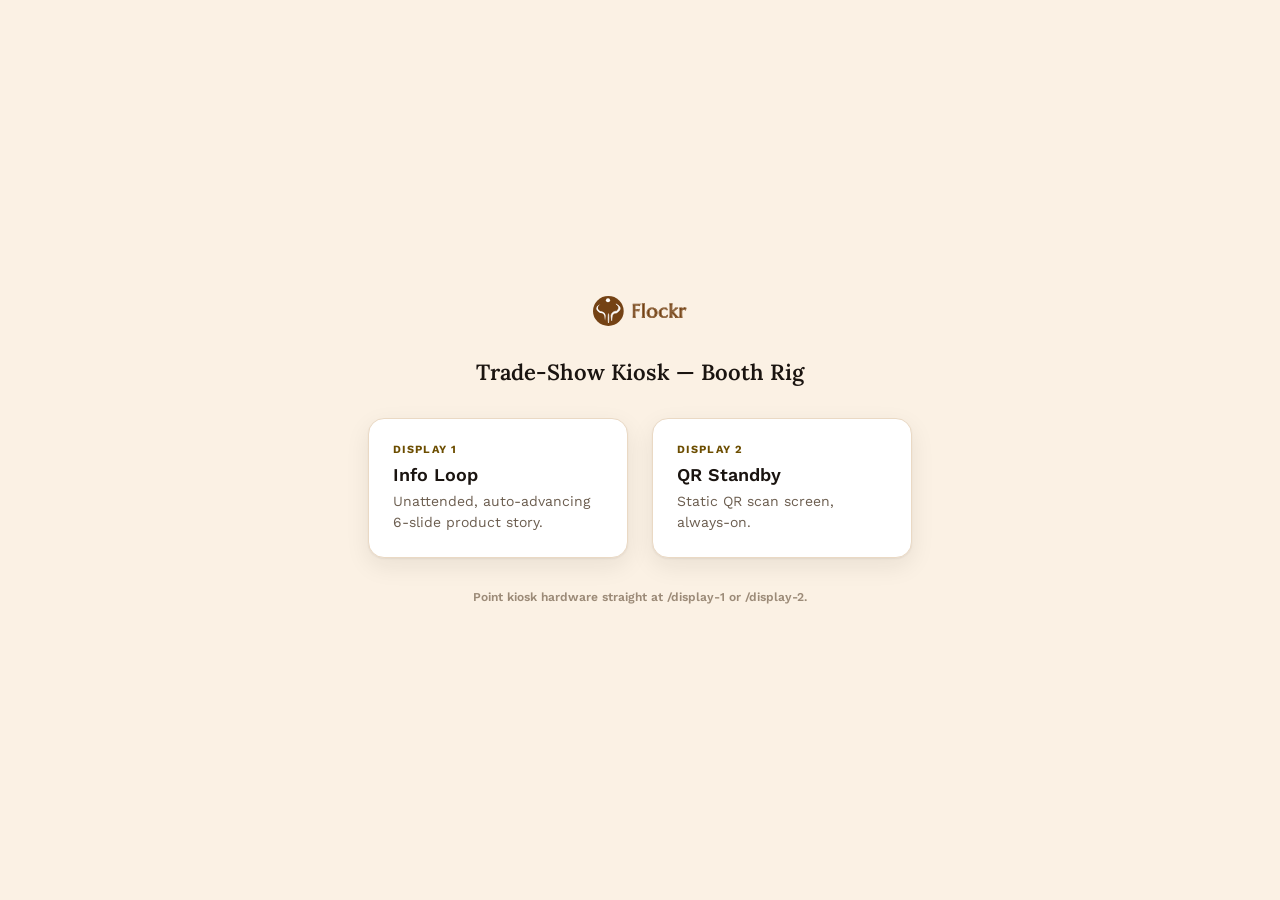
<file: index.html>
<!DOCTYPE html>
<html lang="en">
<head>
<meta charset="UTF-8">
<meta name="viewport" content="width=device-width, initial-scale=1">
<title>Flockr — Kiosk Displays</title>
<link rel="stylesheet" href="./styles.css">
<style>
  * { box-sizing: border-box; margin: 0; }
  body {
    min-height: 100vh; background: var(--surface-page); font-family: var(--font-body);
    display: flex; flex-direction: column; align-items: center; justify-content: center;
    gap: var(--space-6); padding: var(--space-6);
  }
  img.logo { height: 30px; }
  h1 { font: 600 22px/1.3 var(--font-display); color: var(--text-primary); text-align: center; }
  .cards { display: flex; gap: var(--space-5); flex-wrap: wrap; justify-content: center; }
  a.card {
    display: block; width: 260px; padding: var(--space-5); border-radius: var(--radius-lg);
    background: #fff; border: 1px solid var(--border-subtle); box-shadow: var(--shadow-card);
    text-decoration: none; color: var(--text-secondary); transition: background 150ms, border-color 150ms;
  }
  a.card:hover { border-color: var(--gold-400); }
  a.card .eyebrow { font: 700 11px var(--font-body); letter-spacing: .1em; text-transform: uppercase; color: var(--gold-700); }
  a.card h2 { font: 600 18px var(--font-body); color: var(--text-primary); margin: 8px 0 6px; }
  a.card p { font: 14px/1.5 var(--font-body); color: var(--text-secondary); }
  footer { font: 600 12px var(--font-body); color: var(--text-muted); text-align: center; }
</style>
</head>
<body>
  <img class="logo" src="./assets/logo/flockr-lockup-horizontal.svg" alt="Flockr">
  <h1>Trade-Show Kiosk — Booth Rig</h1>
  <div class="cards">
    <a class="card" href="/display-1">
      <div class="eyebrow">Display 1</div>
      <h2>Info Loop</h2>
      <p>Unattended, auto-advancing 6-slide product story.</p>
    </a>
    <a class="card" href="/display-2">
      <div class="eyebrow">Display 2</div>
      <h2>QR Standby</h2>
      <p>Static QR scan screen, always-on.</p>
    </a>
  </div>
  <footer>Point kiosk hardware straight at /display-1 or /display-2.</footer>
</body>
</html>
</file>
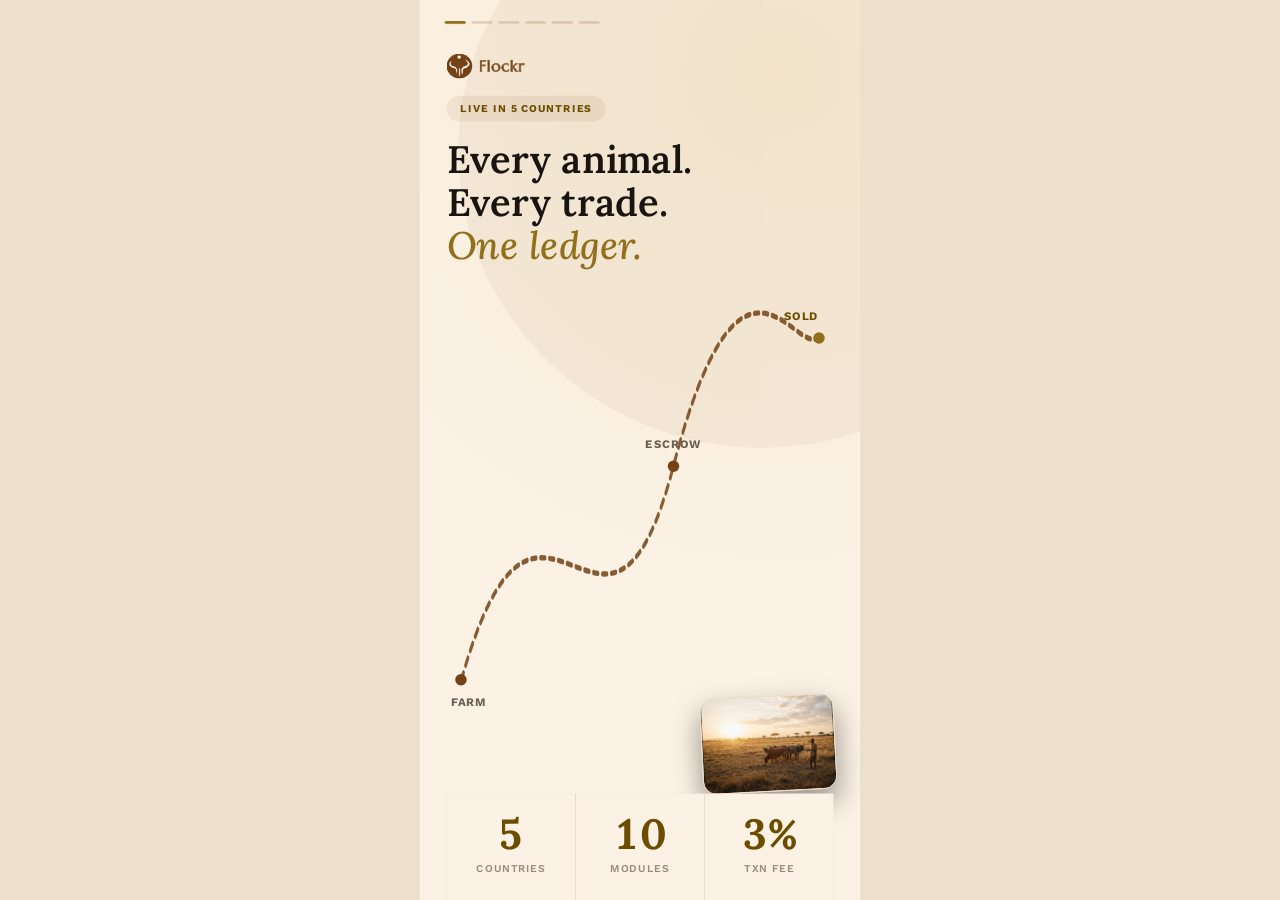
<file: ui_kits/Kiosk Display 1 - Info Loop/index.html>
<!DOCTYPE html>
<html lang="en">
<head>
<meta charset="UTF-8">
<meta name="viewport" content="width=device-width, initial-scale=1">
<title>Flockr — Kiosk Display 1 · Info Loop</title>
<link rel="stylesheet" href="../../styles.css">
<style>
  * { box-sizing: border-box; margin: 0; }
  html, body { width: 100%; height: 100%; }
  body { background: #ECE0CC; font-family: var(--font-body); overflow: hidden; }

  /* Fixed 460x940 logical canvas (design target), scaled to fit whatever the
     kiosk screen's actual resolution is — see fit() below. Keeps every
     pixel value in this file exactly as designed instead of reflowing. */
  .stage { position: absolute; top: 50%; left: 50%; width: 460px; height: 940px; transform-origin: center center; }
  .screen { width: 100%; height: 100%; overflow: hidden; position: relative; background: var(--cream-0); }

  /* signature: oversized brand-mark watermark */
  .wm { position: absolute; pointer-events: none; opacity: .05; z-index: 0; }
  .wm svg { width: 100%; height: 100%; }
  .wm path, .wm ellipse { fill: var(--brand-600); }
  .wm-photo { position: absolute; pointer-events: none; border-radius: 999px; background-size: cover; background-position: center; opacity: .16; filter: saturate(.75) sepia(.15); z-index: 0; }

  .dots { position: absolute; top: 22px; left: 26px; display: flex; gap: 6px; z-index: 5; }
  .dot { width: 22px; height: 3px; border-radius: 2px; background: rgba(116,66,20,.18); transition: background 250ms; }
  .dot.active { background: var(--gold-600); }

  .slide { position: absolute; inset: 0; opacity: 0; pointer-events: none; transition: opacity 550ms cubic-bezier(.4,0,.2,1); display: flex; flex-direction: column; }
  .slide.active { opacity: 1; pointer-events: auto; }

  /* entrance animations — scoped to .active so they re-fire every loop */
  @keyframes riseIn { from { opacity: 0; transform: translateY(10px); } to { opacity: 1; transform: translateY(0); } }
  @keyframes fadeIn { from { opacity: 0; } to { opacity: 1; } }
  .eyebrow { display: inline-flex; align-items: center; padding: 7px 14px; border-radius: 999px; background: rgba(116,66,20,.08); color: var(--gold-700); font: 700 11px var(--font-body); letter-spacing: .1em; text-transform: uppercase; align-self: flex-start; opacity: 0; position: relative; z-index: 2; }
  .slide.active .eyebrow { animation: riseIn 500ms 120ms cubic-bezier(.2,.7,.3,1) forwards; }
  .headline { font: 600 30px/1.12 var(--font-display); color: var(--text-primary); opacity: 0; position: relative; z-index: 2; }
  .slide.active .headline { animation: riseIn 600ms 220ms cubic-bezier(.2,.7,.3,1) forwards; }
  .headline em { font-style: italic; font-weight: 500; color: var(--gold-600); }
  .body-copy { font: 15px/1.55 var(--font-body); color: var(--text-secondary); max-width: 330px; opacity: 0; position: relative; z-index: 2; }
  .slide.active .body-copy { animation: fadeIn 600ms 380ms forwards; }

  /* stat roll */
  .stat { font: 700 44px/1 var(--font-display); color: var(--gold-700); font-variant-numeric: tabular-nums; display: inline-block; overflow: hidden; }
  .stat .roll { display: inline-block; transform: translateY(35%); opacity: 0; transition: transform 650ms cubic-bezier(.16,1,.3,1) 350ms, opacity 400ms 350ms; }
  .slide.active .stat .roll { transform: translateY(0); opacity: 1; }
  .stat-lbl { font: 600 11px var(--font-body); letter-spacing: .09em; color: var(--text-muted); margin-top: 4px; }

  .photo-ph { background-size: cover; background-position: center; border: 1px solid var(--border-subtle); border-radius: 14px; display: flex; align-items: flex-end; position: relative; overflow: hidden; }
  .photo-ph::before { content: ''; position: absolute; inset: 0; background: linear-gradient(180deg, transparent 50%, rgba(0,0,0,.5)); }

  /* slide 1 */
  #s1 { padding: 56px 28px 0; justify-content: space-between; background: radial-gradient(circle at 82% 8%, var(--gold-100), transparent 55%), var(--cream-0); }
  #s1 .top { display: flex; flex-direction: column; gap: 18px; position: relative; z-index: 2; }
  .ledger-path { position: relative; flex: 1; margin: 6px -8px; opacity: 0; z-index: 2; }
  .slide.active .ledger-path { animation: fadeIn 900ms 500ms forwards; }
  .ledger-path svg { width: 100%; height: 100%; }
  .lp-tag { position: absolute; font: 700 12px var(--font-body); letter-spacing: .08em; color: var(--text-secondary); white-space: nowrap; }
  .lp-dot { position: absolute; width: 12px; height: 12px; border-radius: 999px; background: var(--brand-600); transform: translate(-50%,-50%); }
  .lp-dot.gold { background: var(--gold-600); }
  .lp-dot::after { content: ''; position: absolute; inset: -7px; border-radius: 999px; border: 1.5px solid currentColor; color: rgba(116,66,20,.4); opacity: 0; animation: lpPulse 2600ms ease-out infinite; }
  .lp-dot.gold::after { color: var(--gold-600); }
  .lp-dot:nth-of-type(2)::after { animation-delay: .8s; }
  .lp-dot:nth-of-type(3)::after { animation-delay: 1.6s; }
  @keyframes lpPulse { 0% { opacity: .7; transform: scale(.6); } 70% { opacity: 0; transform: scale(1.5); } 100% { opacity: 0; } }
  .lp-tag.gold { color: var(--gold-700); }
  #s1 .stat-row { display: flex; gap: 1px; background: var(--border-subtle); position: relative; z-index: 2; }
  #s1 .stat-cell { flex: 1; padding: 20px 8px 26px; text-align: center; background: var(--cream-0); }

  /* slide 2 */
  #s2 { background: var(--cream-50); padding: 60px 28px 44px; justify-content: space-between; }
  .big-figure { position: absolute; top: 110px; left: 50%; transform: translateX(-50%); font: 700 300px/1 var(--font-display); color: rgba(116,66,20,.06); pointer-events: none; letter-spacing: -.03em; white-space: nowrap; z-index: 0; }

  /* slide 3 */
  #s3 { background: var(--cream-0); padding: 58px 24px 30px; justify-content: flex-start; gap: 14px; }
  .tile-grid { display: flex; flex-direction: column; gap: 10px; margin-top: 6px; position: relative; z-index: 2; }
  .tile { background: #fff; border: 1px solid var(--border-subtle); border-radius: 14px; box-shadow: var(--shadow-card); padding: 14px 16px; display: flex; gap: 12px; align-items: center; opacity: 0; transform: translateX(-14px); }
  @keyframes tileIn { to { opacity: 1; transform: translateX(0); } }
  .slide.active .tile { animation: tileIn 500ms cubic-bezier(.2,.7,.3,1) forwards; }
  .slide.active .tile:nth-child(1) { animation-delay: .25s } .slide.active .tile:nth-child(2) { animation-delay: .34s }
  .slide.active .tile:nth-child(3) { animation-delay: .43s } .slide.active .tile:nth-child(4) { animation-delay: .52s }
  .slide.active .tile:nth-child(5) { animation-delay: .61s }
  .tile-num { background: rgba(227,189,92,.12); width: 34px; height: 34px; border-radius: 10px; display: flex; align-items: center; justify-content: center; flex-shrink: 0; }
  .tile-num svg { width: 18px; height: 18px; stroke: var(--gold-700); fill: none; stroke-width: 1.6; stroke-linecap: round; stroke-linejoin: round; }
  .tile-title { font: 600 13px var(--font-body); color: var(--text-primary); }
  .tile-desc { font: 12px var(--font-body); color: var(--text-secondary); }
  .tile-more { display: flex; align-items: center; gap: 12px; margin-top: 4px; opacity: 0; position: relative; z-index: 2; }
  .slide.active .tile-more { animation: fadeIn 500ms 900ms forwards; }
  .tile-more .rule { flex: 1; height: 1px; background: var(--border-default); }
  .tile-more span { font: 700 11px var(--font-body); letter-spacing: .06em; color: var(--text-muted); }

  /* slide 4 stepper */
  #s4 { background: var(--cream-50); padding: 58px 28px 36px; justify-content: flex-start; gap: 20px; }
  .route-bg { position: absolute; inset: 0; opacity: .06; pointer-events: none; z-index: 0; }
  .route-bg svg { width: 100%; height: 100%; }
  .route-bg path { stroke: var(--brand-600) !important; }
  .stepper { position: relative; padding-left: 6px; z-index: 2; }
  .stepper::before { content: ''; position: absolute; left: 20px; top: 27px; bottom: 43px; width: 2px; background: var(--border-default); z-index: 1; }
  .stepper::after { content: ''; position: absolute; left: 20px; top: 27px; width: 2px; height: calc(100% - 70px); background: var(--gold-600); transform: scaleY(0); transform-origin: top; transition: transform 2600ms cubic-bezier(.4,0,.2,1) 300ms; z-index: 1; }
  .slide.active .stepper::after { transform: scaleY(1); }
  .step-row { display: flex; gap: 16px; align-items: flex-start; padding: 12px 0; position: relative; z-index: 2; }
  .step-dot { width: 30px; height: 30px; border-radius: 999px; background: #fff; border: 2px solid var(--border-default); display: flex; align-items: center; justify-content: center; flex-shrink: 0; transition: all 400ms; position: relative; z-index: 3; }
  .step-dot svg { width: 15px; height: 15px; stroke: var(--text-muted); fill: none; stroke-width: 1.7; stroke-linecap: round; stroke-linejoin: round; transition: stroke 400ms; position: relative; z-index: 1; }
  .step-row.lit .step-dot { border-color: var(--gold-600); background: var(--gold-100); }
  .step-row.lit .step-dot svg { stroke: var(--gold-700); }
  .step-text { font: 14px/1.4 var(--font-body); color: var(--text-secondary); padding-top: 5px; }
  .vault { display: inline-flex; align-items: center; gap: 9px; padding: 10px 14px; border-radius: 12px; background: rgba(227,189,92,.1); border: 1px solid rgba(227,189,92,.3); align-self: flex-start; position: relative; z-index: 2; margin-top: 14px; opacity: 0; transition: background 500ms, border-color 500ms; }
  .slide.active .vault { animation: fadeIn 500ms 400ms forwards; }
  .vault svg { width: 16px; height: 16px; stroke: var(--gold-700); fill: none; stroke-width: 1.8; stroke-linecap: round; stroke-linejoin: round; }
  .vault .v-amt { font: 700 13px var(--font-body); color: var(--text-primary); letter-spacing: .02em; }
  .vault .v-st { font: 700 12px var(--font-body); letter-spacing: .08em; color: var(--gold-700); text-transform: uppercase; }
  #s4.released .vault { background: rgba(110,231,160,.1); border-color: rgba(110,231,160,.4); }
  #s4.released .vault .v-st { color: var(--trust-600); }
  #s4.released .vault svg { stroke: var(--trust-600); }

  /* slide 5 geo network */
  #s5 { background: var(--cream-0); padding: 58px 28px 36px; justify-content: flex-start; }
  .net { position: relative; flex: 1; margin-top: 10px; z-index: 2; }
  .net svg.links { position: absolute; inset: 0; width: 100%; height: 100%; }
  .net .link { stroke: var(--gold-600); stroke-width: 1.5; opacity: .7; transition: stroke-dashoffset 550ms cubic-bezier(.4,0,.2,1); }
  .node { position: absolute; transform: translate(-50%,-40%); display: flex; flex-direction: column; align-items: center; gap: 4px; opacity: 0; transition: opacity 400ms cubic-bezier(.2,.7,.3,1), transform 400ms cubic-bezier(.2,.7,.3,1); }
  .node.show { opacity: 1; transform: translate(-50%,-50%); }
  .node.hub { transition: opacity 350ms ease, transform 350ms cubic-bezier(.3,1.4,.5,1); }
  .node-pill { padding: 8px 15px; border-radius: 999px; font: 700 12px var(--font-body); letter-spacing: .03em; background: rgba(43,26,12,.9); border: 1.5px solid rgba(255,255,255,.3); color: #fff; white-space: nowrap; }
  .node.hub .node-pill { background: var(--gold-500); border-color: var(--gold-500); color: var(--warm-gray-900); font-size: 13px; padding: 10px 18px; box-shadow: 0 0 0 7px rgba(227,189,92,.12), 0 0 0 14px rgba(227,189,92,.05); }
  .node.entering .node-pill { border-style: dashed; color: var(--gold-300); border-color: rgba(227,189,92,.5); }
  .node-sub { font: 600 12px var(--font-body); letter-spacing: .05em; color: var(--text-secondary); white-space: nowrap; }
  .node.hub .node-sub { color: var(--gold-700); }

  /* slide 6 closer */
  #s6 { padding: 0; justify-content: flex-start; align-items: stretch; text-align: center; background: var(--cream-0); }
  .s6-top { flex: 3; min-height: 0; background-size: cover; background-position: center; position: relative; display: flex; flex-direction: column; align-items: center; justify-content: center; padding: 24px; }
  .s6-top::before { content: ''; position: absolute; inset: 0; background: linear-gradient(180deg, rgba(20,12,4,.25), rgba(20,12,4,.6)); }
  .s6-top .eyebrow, .s6-top .headline { position: relative; z-index: 2; }
  .s6-top .eyebrow { background: rgba(255,255,255,.16); color: #fff; }
  .s6-text-panel { position: relative; z-index: 2; backdrop-filter: blur(10px); -webkit-backdrop-filter: blur(10px); background: rgba(20,12,4,.32); border-radius: 20px; padding: 20px 26px; display: flex; flex-direction: column; align-items: center; }
  .s6-bottom { flex: 1; min-height: 0; background: var(--gold-100); display: flex; flex-direction: column; align-items: center; justify-content: center; padding: 32px 34px 40px; position: relative; overflow: visible; }
  .s6-bottom::before { content: ''; position: absolute; top: -54px; left: 50%; transform: translateX(-50%); width: 240px; height: 108px; background: var(--gold-100); border-radius: 120px 120px 0 0; z-index: 1; }
  .s6-bottom > * { position: relative; z-index: 2; }
  .arrow-cue { font: 700 44px/1 var(--font-body); color: var(--gold-600); opacity: 0; position: relative; z-index: 2; }
  @keyframes nudge { 0%, 100% { transform: translateX(0); } 50% { transform: translateX(10px); } }
  .slide.active .arrow-cue { animation: fadeIn 500ms 500ms forwards, nudge 1800ms 1000ms ease-in-out infinite; }

  body.no-wm .wm { display: none; }
  body.no-photos .photo-ph { display: none; }
  @media (prefers-reduced-motion: reduce) {
    *, *::before, *::after {
      animation-duration: 0.01ms !important;
      animation-iteration-count: 1 !important;
      transition-duration: 0.01ms !important;
    }
  }
</style>
</head>
<body>

<div class="stage" id="stage">
<div class="screen" id="screen1">
  <div class="dots" id="dots"></div>

  <!-- SLIDE 1 — HERO -->
  <div class="slide active" id="s1" data-slide>
    <div class="wm" style="width:640px;height:640px;top:-160px;right:-220px;transform:rotate(8deg)">
      <svg viewBox="0 0 54 52"><ellipse cx="26.6" cy="26" rx="26.6" ry="26"/><path d="M12.4 26.3C4.7 21.2 9.8 15.9 13.3 13.9C0.1 19.7 7.2 26.7 12.4 29.4C17.5 29.1 19.4 32.5 19.7 34.2L20.9 42.9L21.9 34.2C20.9 27.4 15.2 26.1 12.4 26.3Z" fill="#2b1a0c"/><path d="M40.7 26.3C48.2 21.2 43.2 15.9 39.8 13.9C52.8 19.7 45.8 26.7 40.7 29.4C35.7 29.1 33.8 32.5 33.5 34.2L32.3 42.9L31.3 34.2C32.3 27.4 38 26.1 40.7 26.3Z" fill="#2b1a0c"/></svg>
    </div>
    <div class="top">
      <img src="../../assets/logo/flockr-lockup-horizontal.svg" style="height:26px;align-self:flex-start" alt="Flockr">
      <div class="eyebrow">Live in 5 countries</div>
      <div class="headline" style="font-size:40px">Every animal.<br>Every trade.<br><em>One ledger.</em></div>
    </div>
    <div class="ledger-path">
      <svg viewBox="0 0 360 240" fill="none" preserveAspectRatio="none" style="position:absolute;inset:0">
        <path d="M20 190 C 90 60, 150 210, 210 90 S 320 40, 340 30" stroke="url(#lp-grad)" stroke-width="2.5" stroke-linecap="round" stroke-dasharray="4 4" opacity="0.85"/>
        <defs><linearGradient id="lp-grad" x1="0" y1="0" x2="360" y2="0"><stop offset="0" stop-color="#744214"/><stop offset="1" stop-color="#d9a441"/></linearGradient></defs>
      </svg>
      <div class="lp-dot" style="left:5.5%;top:79%"></div>
      <div class="lp-dot" style="left:58.3%;top:37.5%"></div>
      <div class="lp-dot gold" style="left:94.5%;top:12.5%"></div>
      <div class="lp-tag" style="left:3%;top:79%;transform:translate(0,16px)">FARM</div>
      <div class="lp-tag" style="left:58.3%;top:37.5%;transform:translate(-50%,-30px)">ESCROW</div>
      <div class="lp-tag gold" style="left:94.5%;top:12.5%;transform:translate(-100%,-30px)">SOLD</div>
      <div class="photo-ph" style="position:absolute;width:140px;height:100px;right:6px;bottom:-4px;transform:rotate(-3deg);box-shadow:0 14px 30px rgba(0,0,0,.4);background-image:url('../../assets/photos/herder-savanna.jpeg')"></div>
    </div>
    <div class="stat-row">
      <div class="stat-cell"><div class="stat"><span class="roll">5</span></div><div class="stat-lbl">COUNTRIES</div></div>
      <div class="stat-cell"><div class="stat"><span class="roll">10</span></div><div class="stat-lbl">MODULES</div></div>
      <div class="stat-cell"><div class="stat"><span class="roll">3%</span></div><div class="stat-lbl">TXN FEE</div></div>
    </div>
  </div>

  <!-- SLIDE 2 — OPPORTUNITY -->
  <div class="slide" id="s2" data-slide>
    <div class="big-figure">01</div>
    <div style="position:relative;z-index:2">
      <div class="eyebrow">01 · The Opportunity</div>
      <div class="headline" style="font-size:30px;margin-top:16px">Most of Africa's livestock<br>still trades <em>by handshake.</em></div>
      <div class="body-copy" style="margin-top:14px">No provenance. No price discovery. No recourse. Flockr brings the ledger.</div>
    </div>
    <div class="photo-ph" style="flex:1;margin:18px 0;min-height:90px;position:relative;z-index:2;border:none;background-image:url('../../assets/photos/market-traders.jpeg');-webkit-mask-image:linear-gradient(180deg, transparent, black 14%, black 86%, transparent), linear-gradient(90deg, transparent, black 6%, black 94%, transparent);-webkit-mask-composite:source-in;mask-composite:intersect;mask-image:linear-gradient(180deg, transparent, black 14%, black 86%, transparent), linear-gradient(90deg, transparent, black 6%, black 94%, transparent)"></div>
    <div style="display:flex;gap:24px;position:relative;z-index:2">
      <div><div class="stat" style="font-size:32px"><span class="roll">US$210B</span></div><div class="stat-lbl">ANNUAL ECONOMY</div></div>
      <div><div class="stat" style="font-size:32px"><span class="roll">1/3</span></div><div class="stat-lbl">WORLD'S LIVESTOCK</div></div>
    </div>
  </div>

  <!-- SLIDE 3 — CAPABILITIES -->
  <div class="slide" id="s3" data-slide>
    <div class="wm" style="width:640px;height:640px;bottom:-260px;left:-200px;transform:rotate(-14deg)">
      <svg viewBox="0 0 54 52"><ellipse cx="26.6" cy="26" rx="26.6" ry="26"/><path d="M12.4 26.3C4.7 21.2 9.8 15.9 13.3 13.9C0.1 19.7 7.2 26.7 12.4 29.4C17.5 29.1 19.4 32.5 19.7 34.2L20.9 42.9L21.9 34.2C20.9 27.4 15.2 26.1 12.4 26.3Z" fill="#2b1a0c"/><path d="M40.7 26.3C48.2 21.2 43.2 15.9 39.8 13.9C52.8 19.7 45.8 26.7 40.7 29.4C35.7 29.1 33.8 32.5 33.5 34.2L32.3 42.9L31.3 34.2C32.3 27.4 38 26.1 40.7 26.3Z" fill="#2b1a0c"/></svg>
    </div>
    <div class="eyebrow">02 · What's Inside</div>
    <div class="headline" style="font-size:26px;margin-top:14px">One platform,<br><em>ten modules.</em></div>
    <div class="tile-grid">
      <div class="tile"><div class="tile-num"><svg viewBox="0 0 24 24"><path d="M3 6h18M6 6l1.5 12a2 2 0 0 0 2 1.8h5a2 2 0 0 0 2-1.8L18 6M9 6V4a2 2 0 0 1 2-2h2a2 2 0 0 1 2 2v2"/></svg></div><div><div class="tile-title">Marketplace &amp; Farm Mgmt</div><div class="tile-desc">Per-animal profitability tracking</div></div></div>
      <div class="tile"><div class="tile-num"><svg viewBox="0 0 24 24"><path d="M12 2 4 5v6c0 5 3.4 8.7 8 11 4.6-2.3 8-6 8-11V5l-8-3Z"/><path d="m9 12 2 2 4-4.5"/></svg></div><div><div class="tile-title">M-Pesa Escrow</div><div class="tile-desc">Bank-grade escrow, every transaction</div></div></div>
      <div class="tile"><div class="tile-num"><svg viewBox="0 0 24 24"><path d="M3 16V7a1 1 0 0 1 1-1h9v10"/><path d="M13 10h4l4 3v3h-3"/><circle cx="7.5" cy="18" r="1.6"/><circle cx="17" cy="18" r="1.6"/></svg></div><div><div class="tile-title">Trusted Transport</div><div class="tile-desc">Verified, tracked movement</div></div></div>
      <div class="tile"><div class="tile-num"><svg viewBox="0 0 24 24"><path d="M20.8 8.6c0 5-8.8 10.4-8.8 10.4S3.2 13.6 3.2 8.6a4.6 4.6 0 0 1 8.8-2 4.6 4.6 0 0 1 8.8 2Z"/><path d="M7 11h2l1.5-3 2 5 1.5-2.5H16"/></svg></div><div><div class="tile-title">Vet &amp; Animal Health</div><div class="tile-desc">Digital records, consultations</div></div></div>
      <div class="tile"><div class="tile-num"><svg viewBox="0 0 24 24"><path d="M3 20V4M3 20h18"/><path d="M7 16l3.5-5 3 3L19 7"/></svg></div><div><div class="tile-title">Market Intelligence</div><div class="tile-desc">Live regional price indices</div></div></div>
    </div>
    <div class="tile-more"><div class="rule"></div><span>+5 MORE MODULES</span><div class="rule"></div></div>
    <div class="photo-ph" style="flex:1;margin-top:12px;min-height:70px;border:none;background-image:url('../../assets/photos/hands-smartphone.jpeg');-webkit-mask-image:linear-gradient(180deg, transparent, black 14%, black 86%, transparent), linear-gradient(90deg, transparent, black 6%, black 94%, transparent);-webkit-mask-composite:source-in;mask-composite:intersect;mask-image:linear-gradient(180deg, transparent, black 14%, black 86%, transparent), linear-gradient(90deg, transparent, black 6%, black 94%, transparent)"></div>
  </div>

  <!-- SLIDE 4 — TRUST / ESCROW -->
  <div class="slide" id="s4" data-slide>
    <div class="route-bg"><svg viewBox="0 0 400 800" fill="none"><path d="M-20 40 C 150 120, 60 260, 220 320 S 420 480, 260 560 S 60 700, 300 780" stroke="#fff" stroke-width="2" stroke-dasharray="3 7"/></svg></div>
    <div class="eyebrow">03 · Trust by Design</div>
    <div class="headline" style="font-size:26px;margin-top:14px">Escrow removes the fear<br>from <em>remote trade.</em></div>
    <div class="vault">
      <svg viewBox="0 0 24 24" id="vault-icon"><rect x="4" y="10" width="16" height="10" rx="2"/><path d="M8 10V7a4 4 0 0 1 8 0v3"/><circle cx="12" cy="15" r="1.4"/></svg>
      <span class="v-amt">KES 84,000</span>
      <span class="v-st" id="vault-status">Held in escrow</span>
    </div>
    <div class="stepper" style="margin-top:16px;flex:1;display:flex;flex-direction:column;justify-content:space-between;padding-bottom:16px">
      <div class="step-row" data-step><div class="step-dot"><svg viewBox="0 0 24 24"><rect x="3" y="6" width="18" height="13" rx="2"/><path d="M3 10h18M7 15h4"/></svg></div><div class="step-text">Buyer pays into Flockr's bank escrow</div></div>
      <div class="step-row" data-step><div class="step-dot"><svg viewBox="0 0 24 24"><path d="M12 2 4 5v6c0 5 3.4 8.7 8 11 4.6-2.3 8-6 8-11V5l-8-3Z"/><path d="m9 12 2 2 4-4.5"/></svg></div><div class="step-text">Escrow confirms funds to both parties</div></div>
      <div class="step-row" data-step><div class="step-dot"><svg viewBox="0 0 24 24"><path d="M3 16V7a1 1 0 0 1 1-1h9v10"/><path d="M13 10h4l4 3v3h-3"/><circle cx="7.5" cy="18" r="1.6"/><circle cx="17" cy="18" r="1.6"/></svg></div><div class="step-text">Animal ships via a verified transporter</div></div>
      <div class="step-row" data-step><div class="step-dot"><svg viewBox="0 0 24 24"><path d="M21 8 12 3 3 8v8l9 5 9-5V8Z"/><path d="m9 11.5 2 2 4-4"/></svg></div><div class="step-text">Buyer confirms it matches the listing</div></div>
      <div class="step-row" data-step><div class="step-dot"><svg viewBox="0 0 24 24"><circle cx="12" cy="12" r="9"/><path d="M12 7v10M15.5 9.5c-.8-1-2-1.5-3.5-1.5-2 0-3.5 1-3.5 2.5S10 12.8 12 13s3.5.8 3.5 2.3-1.6 2.7-3.5 2.7c-1.5 0-2.8-.6-3.5-1.6"/></svg></div><div class="step-text">Funds release to the seller — done</div></div>
    </div>
    <div class="photo-ph" style="height:90px;border:none;background-image:url('../../assets/photos/loading-ramp.jpeg');-webkit-mask-image:linear-gradient(180deg, transparent, black 14%, black 86%, transparent), linear-gradient(90deg, transparent, black 6%, black 94%, transparent);-webkit-mask-composite:source-in;mask-composite:intersect;mask-image:linear-gradient(180deg, transparent, black 14%, black 86%, transparent), linear-gradient(90deg, transparent, black 6%, black 94%, transparent)"></div>
  </div>

  <!-- SLIDE 5 — FOOTPRINT -->
  <div class="slide" id="s5" data-slide>
    <div class="wm-photo" style="width:460px;height:460px;top:-140px;right:-160px;background-image:url('../../assets/photos/herder-savanna.jpeg')"></div>
    <div class="eyebrow">04 · Where Flockr Operates</div>
    <div class="headline" style="font-size:26px;margin:14px 0 4px">Kenya first.<br><em>Then the continent.</em></div>
    <div class="net">
      <svg class="links" viewBox="0 0 100 100" preserveAspectRatio="none">
        <line class="link" id="link-uganda" x1="50" y1="46" x2="22" y2="14"/>
        <line class="link" id="link-tanzania" x1="50" y1="46" x2="78" y2="16"/>
        <line class="link" id="link-malawi" x1="50" y1="46" x2="84" y2="62"/>
        <line class="link" id="link-botswana" x1="50" y1="46" x2="50" y2="86"/>
        <line class="link" id="link-zimbabwe" x1="50" y1="46" x2="16" y2="66"/>
      </svg>
      <div class="node entering" data-node="uganda" style="left:22%;top:14%"><div class="node-pill">Uganda</div><div class="node-sub">ENTERING · ~14.5M CATTLE</div></div>
      <div class="node" data-node="tanzania" style="left:78%;top:16%"><div class="node-pill">Tanzania</div><div class="node-sub">~36M CATTLE</div></div>
      <div class="node" data-node="malawi" style="left:84%;top:62%"><div class="node-pill">Malawi</div><div class="node-sub">PIG-PRODUCTION HUB</div></div>
      <div class="node" data-node="botswana" style="left:50%;top:86%"><div class="node-pill">Botswana</div><div class="node-sub">BEEF-EXPORT ECONOMY</div></div>
      <div class="node" data-node="zimbabwe" style="left:16%;top:66%"><div class="node-pill">Zimbabwe</div><div class="node-sub">~5.5M CATTLE</div></div>
      <div class="node hub" data-node="kenya" style="left:50%;top:46%"><div class="node-pill">Kenya</div><div class="node-sub">HOME MARKET · LIVE</div></div>
    </div>
    <div style="display:flex;gap:24px;position:relative;z-index:2;margin-top:8px">
      <div><div class="stat" style="font-size:30px"><span class="roll">5</span></div><div class="stat-lbl">MARKETS LIVE</div></div>
      <div><div class="stat" style="font-size:30px"><span class="roll">+1</span></div><div class="stat-lbl">ENTERING · UGANDA</div></div>
    </div>
  </div>

  <!-- SLIDE 6 — CLOSER / BRIDGE -->
  <div class="slide" id="s6" data-slide>
    <div class="s6-top" style="background-image:url('../../assets/photos/herder-savanna.jpeg')">
      <div class="s6-text-panel">
        <div class="eyebrow" style="align-self:center">Scan To Go Deeper</div>
        <div class="headline" style="font-size:28px;margin-top:14px;color:#fff">The full guide is<br><em>one screen over.</em></div>
      </div>
    </div>
    <div class="s6-bottom">
      <div class="body-copy" style="margin:0 auto 22px">The screen beside this one has a QR code to the complete product guide — pricing, roadmap, and how escrow works, sent straight to your phone.</div>
      <div class="arrow-cue">→</div>
    </div>
  </div>

</div>
</div>

<script>
function fit() {
  const stage = document.getElementById('stage');
  const scale = Math.min(window.innerWidth / 460, window.innerHeight / 940);
  stage.style.transform = `translate(-50%, -50%) scale(${scale})`;
}
fit();
window.addEventListener('resize', fit);
window.addEventListener('orientationchange', () => setTimeout(fit, 100));
if (window.visualViewport) window.visualViewport.addEventListener('resize', fit);
new ResizeObserver(fit).observe(document.documentElement);

const slides = document.querySelectorAll('[data-slide]');
const dotsWrap = document.getElementById('dots');
slides.forEach((_, i) => { const d = document.createElement('div'); d.className = 'dot' + (i === 0 ? ' active' : ''); dotsWrap.appendChild(d); });
const dots = document.querySelectorAll('.dot');
let idx = 0, delay = 8000, timer = null;

function activate(n) {
  slides.forEach((s, i) => s.classList.toggle('active', i === n));
  dots.forEach((d, i) => d.classList.toggle('active', i === n));
  if (slides[n].id === 's4') {
    const s4 = slides[n];
    s4.classList.remove('released');
    document.getElementById('vault-status').textContent = 'Held in escrow';
    document.querySelectorAll('.step-row').forEach((row, i) => {
      row.classList.remove('lit');
      setTimeout(() => row.classList.add('lit'), 500 + i * 430);
    });
    setTimeout(() => {
      if (s4.classList.contains('active')) {
        s4.classList.add('released');
        document.getElementById('vault-status').textContent = 'Released to seller ✓';
      }
    }, 500 + 5 * 430 + 400);
  }
  if (slides[n].id === 's5') {
    const s5 = slides[n];
    const order = ['uganda', 'tanzania', 'malawi', 'botswana', 'zimbabwe'];
    document.querySelectorAll('#s5 .node').forEach(node => node.classList.remove('show'));
    order.forEach(name => {
      const line = document.getElementById('link-' + name);
      if (line) { line.style.transition = 'none'; const len = line.getTotalLength(); line.style.strokeDasharray = len; line.style.strokeDashoffset = len; }
    });
    const hub = document.querySelector('#s5 .node.hub');
    setTimeout(() => { if (s5.classList.contains('active')) hub.classList.add('show'); }, 200);
    let t = 600;
    order.forEach(name => {
      const line = document.getElementById('link-' + name);
      const node = document.querySelector('#s5 .node[data-node="' + name + '"]');
      const startT = t;
      setTimeout(() => {
        if (!s5.classList.contains('active') || !line) return;
        line.style.transition = 'stroke-dashoffset 550ms cubic-bezier(.4,0,.2,1)';
        line.style.strokeDashoffset = 0;
      }, startT);
      setTimeout(() => { if (s5.classList.contains('active') && node) node.classList.add('show'); }, startT + 500);
      t += 620;
    });
  }
}
function tick() { idx = (idx + 1) % slides.length; activate(idx); }
function start() { if (timer) clearInterval(timer); timer = setInterval(tick, delay); }
start();
</script>
</body>
</html>
</file>
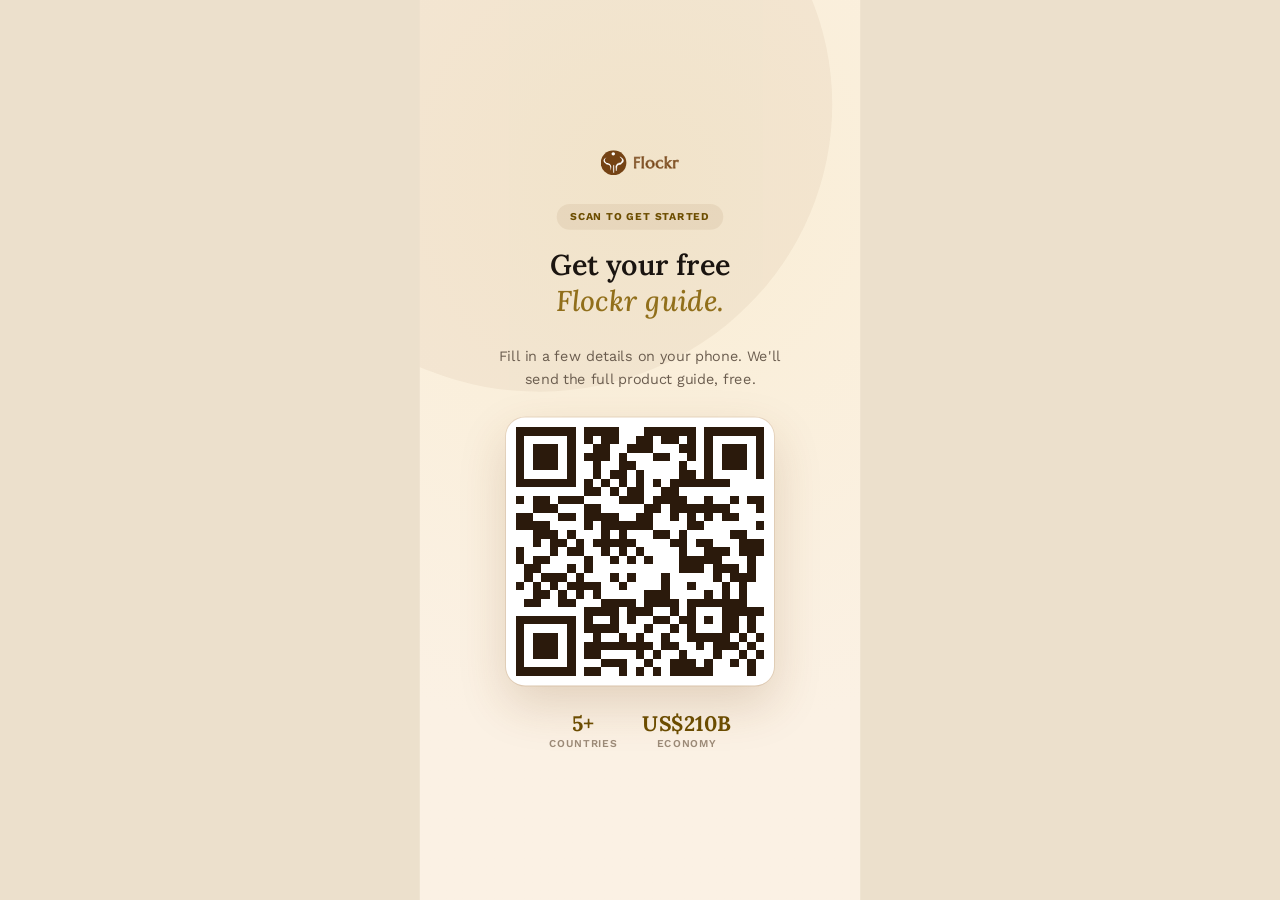
<file: ui_kits/Kiosk Display 2 - QR Standby/index.html>
<!DOCTYPE html>
<html lang="en">
<head>
<meta charset="UTF-8">
<meta name="viewport" content="width=device-width, initial-scale=1">
<title>Flockr — Kiosk Display 2 · QR Standby</title>
<link rel="stylesheet" href="../../styles.css">
<style>
  * { box-sizing: border-box; margin: 0; }
  html, body { width: 100%; height: 100%; }
  body { background: #ECE0CC; font-family: var(--font-body); overflow: hidden; }

  /* Fixed 460x940 logical canvas (design target), scaled to fit whatever the
     kiosk screen's actual resolution is — see fit() below. */
  .stage { position: absolute; top: 50%; left: 50%; width: 460px; height: 940px; transform-origin: center center; }
  .screen {
    width: 100%; height: 100%; overflow: hidden; position: relative;
    background:
      radial-gradient(circle at 50% 20%, var(--gold-100), var(--cream-0) 75%),
      radial-gradient(rgba(116,66,20,.12) 1px, transparent 1.4px);
    background-size: 100% 100%, 22px 22px;
    display: flex; flex-direction: column; align-items: center; justify-content: center; text-align: center; padding: 0 34px;
  }

  .wm { position: absolute; width: 620px; height: 620px; top: -200px; left: -180px; opacity: .05; transform: rotate(-6deg); pointer-events: none; }
  .wm svg { width: 100%; height: 100%; }
  .wm path, .wm ellipse { fill: var(--brand-600); }

  .content { position: relative; z-index: 1; display: flex; flex-direction: column; align-items: center; }

  .eyebrow { display: inline-flex; align-items: center; padding: 7px 14px; border-radius: 999px; background: rgba(116,66,20,.08); color: var(--gold-700); font: 700 11px var(--font-body); letter-spacing: .1em; text-transform: uppercase; margin-bottom: 18px; animation: pulse 7s ease-in-out infinite; }
  @keyframes pulse { 0%, 100% { opacity: .9; } 50% { opacity: 1; } }

  .headline { font: 600 30px/1.25 var(--font-display); color: var(--text-primary); margin-bottom: 4px; }
  .headline em { font-style: italic; font-weight: 500; color: var(--gold-600); }
  .body-copy { font: 15px/1.55 var(--font-body); color: var(--text-secondary); max-width: 300px; margin: 24px 0 28px; }

  .qr-wrap { position: relative; }
  .qr-card { background: #fff; border-radius: 20px; padding: 10px; box-shadow: 0 20px 50px rgba(116,66,20,.18), 0 0 0 1px var(--border-subtle); position: relative; animation: breathe 4400ms ease-in-out infinite; }
  .qr-card::after { content: ''; position: absolute; inset: -6px; border-radius: 26px; box-shadow: 0 0 0 0 rgba(217,164,65,.55); animation: brandPulse 2600ms cubic-bezier(.3,.7,.4,1) infinite; pointer-events: none; }
  @keyframes brandPulse {
    0% { box-shadow: 0 0 0 0 rgba(217,164,65,.5), 0 0 0 0 rgba(116,66,20,.25); }
    60% { box-shadow: 0 0 0 10px rgba(217,164,65,0), 0 0 0 18px rgba(116,66,20,0); }
    100% { box-shadow: 0 0 0 10px rgba(217,164,65,0), 0 0 0 18px rgba(116,66,20,0); }
  }
  @keyframes breathe { 0%, 100% { transform: scale(1); } 50% { transform: scale(1.035); } }
  .qr-sq { width: 260px; height: 260px; border-radius: 10px; background: #fff; display: flex; align-items: center; justify-content: center; }
  .qr-sq svg { width: 100%; height: 100%; }

  .fallback-url { font: 600 12px var(--font-body); color: var(--text-secondary); margin-top: 14px; letter-spacing: .02em; }
  .fallback-url b { color: var(--gold-700); }

  .trust-strip { display: flex; gap: 26px; margin-top: 28px; }
  .stat { font: 700 22px/1 var(--font-display); color: var(--gold-700); }
  .stat-lbl { font: 600 11px var(--font-body); letter-spacing: .09em; color: var(--text-muted); margin-top: 4px; }

  @media (prefers-reduced-motion: reduce) { .eyebrow, .qr-card, .qr-card::after { animation: none !important; } }
</style>
</head>
<body>

<div class="stage" id="stage">
<div class="screen">
  <div class="wm">
    <svg viewBox="0 0 54 52"><ellipse cx="26.6" cy="26" rx="26.6" ry="26"/><path d="M12.4 26.3C4.7 21.2 9.8 15.9 13.3 13.9C0.1 19.7 7.2 26.7 12.4 29.4C17.5 29.1 19.4 32.5 19.7 34.2L20.9 42.9L21.9 34.2C20.9 27.4 15.2 26.1 12.4 26.3Z" fill="#2b1a0c"/><path d="M40.7 26.3C48.2 21.2 43.2 15.9 39.8 13.9C52.8 19.7 45.8 26.7 40.7 29.4C35.7 29.1 33.8 32.5 33.5 34.2L32.3 42.9L31.3 34.2C32.3 27.4 38 26.1 40.7 26.3Z" fill="#2b1a0c"/></svg>
  </div>
  <div class="content">
    <img src="../../assets/logo/flockr-lockup-horizontal.svg" style="height:26px;margin-bottom:30px" alt="Flockr">
    <div class="eyebrow">Scan to get started</div>
    <div class="headline">Get your free<br><em>Flockr guide.</em></div>
    <div class="body-copy">Fill in a few details on your phone. We'll send the full product guide, free.</div>
    <div class="qr-wrap">
      <div class="qr-card"><div class="qr-sq"><svg xmlns="http://www.w3.org/2000/svg" viewBox="0 0 29 29" shape-rendering="crispEdges"><path fill="#ffffff" d="M0 0h29v29H0z"/><path stroke="#2b1a0c" d="M0 0.5h7m1 0h4m3 0h6m1 0h7M0 1.5h1m5 0h1m1 0h1m1 0h2m2 0h2m1 0h2m1 0h1m1 0h1m5 0h1M0 2.5h1m1 0h3m1 0h1m2 0h2m2 0h3m3 0h2m1 0h1m1 0h3m1 0h1M0 3.5h1m1 0h3m1 0h1m1 0h3m1 0h1m3 0h2m2 0h1m1 0h1m1 0h3m1 0h1M0 4.5h1m1 0h3m1 0h1m2 0h1m2 0h2m5 0h1m2 0h1m1 0h3m1 0h1M0 5.5h1m5 0h1m2 0h1m1 0h2m1 0h1m4 0h2m1 0h1m5 0h1M0 6.5h7m1 0h1m1 0h1m1 0h1m1 0h1m1 0h1m1 0h7M8 7.5h2m1 0h1m1 0h2m2 0h2M0 8.5h1m1 0h2m1 0h3m4 0h3m1 0h4m2 0h1m2 0h1m1 0h2M2 9.5h3m3 0h2m5 0h2m1 0h7m3 0h1M0 10.5h2m3 0h2m1 0h4m2 0h2m2 0h1m1 0h1m1 0h1m1 0h2M0 11.5h4m4 0h1m1 0h6m4 0h2m6 0h1M2 12.5h3m1 0h1m3 0h1m1 0h1m3 0h2m1 0h1m5 0h2M2 13.5h1m1 0h2m1 0h1m1 0h5m4 0h2m1 0h2m3 0h3M0 14.5h1m3 0h1m1 0h2m2 0h1m1 0h1m1 0h1m4 0h1m2 0h3m1 0h3M0 15.5h1m1 0h2m4 0h1m2 0h1m1 0h1m1 0h1m3 0h5m3 0h1M1 16.5h2m3 0h1m1 0h1m10 0h3m1 0h3m1 0h1M1 17.5h1m1 0h3m1 0h1m3 0h1m1 0h1m3 0h1m5 0h1m1 0h3M0 18.5h1m1 0h1m1 0h1m1 0h4m2 0h1m4 0h1m2 0h1m3 0h1m1 0h1M2 19.5h2m1 0h1m1 0h1m1 0h1m5 0h3m4 0h1m1 0h1m1 0h1M1 20.5h2m2 0h2m3 0h4m1 0h4m1 0h7M8 21.5h4m1 0h3m2 0h1m1 0h1m3 0h5M0 22.5h7m1 0h1m2 0h1m1 0h1m2 0h2m1 0h2m1 0h1m1 0h2m1 0h1M0 23.5h1m5 0h1m1 0h4m3 0h1m2 0h1m1 0h1m3 0h2m1 0h1M0 24.5h1m1 0h3m1 0h1m2 0h1m2 0h1m1 0h1m2 0h1m2 0h5m1 0h1m1 0h1M0 25.5h1m1 0h3m1 0h1m1 0h8m1 0h2m2 0h1m1 0h3m1 0h1M0 26.5h1m1 0h3m1 0h1m1 0h2m4 0h1m1 0h1m2 0h1m3 0h1m2 0h1m1 0h1M0 27.5h1m5 0h1m3 0h3m2 0h1m2 0h3m1 0h1m2 0h1m1 0h1M0 28.5h7m1 0h2m2 0h1m1 0h1m1 0h1m1 0h5m4 0h1"/></svg></div></div>
    </div>
    <div class="trust-strip">
      <div><div class="stat">5+</div><div class="stat-lbl">COUNTRIES</div></div>
      <div><div class="stat">US$210B</div><div class="stat-lbl">ECONOMY</div></div>
    </div>
  </div>
</div>
</div>

<script>
function fit() {
  const stage = document.getElementById('stage');
  const scale = Math.min(window.innerWidth / 460, window.innerHeight / 940);
  stage.style.transform = `translate(-50%, -50%) scale(${scale})`;
}
fit();
window.addEventListener('resize', fit);
window.addEventListener('orientationchange', () => setTimeout(fit, 100));
if (window.visualViewport) window.visualViewport.addEventListener('resize', fit);
new ResizeObserver(fit).observe(document.documentElement);
</script>
</body>
</html>
</file>
<file: styles.css>
@import url('./tokens/colors.css');
@import url('./tokens/typography.css');
@import url('./tokens/spacing.css');
</file>
